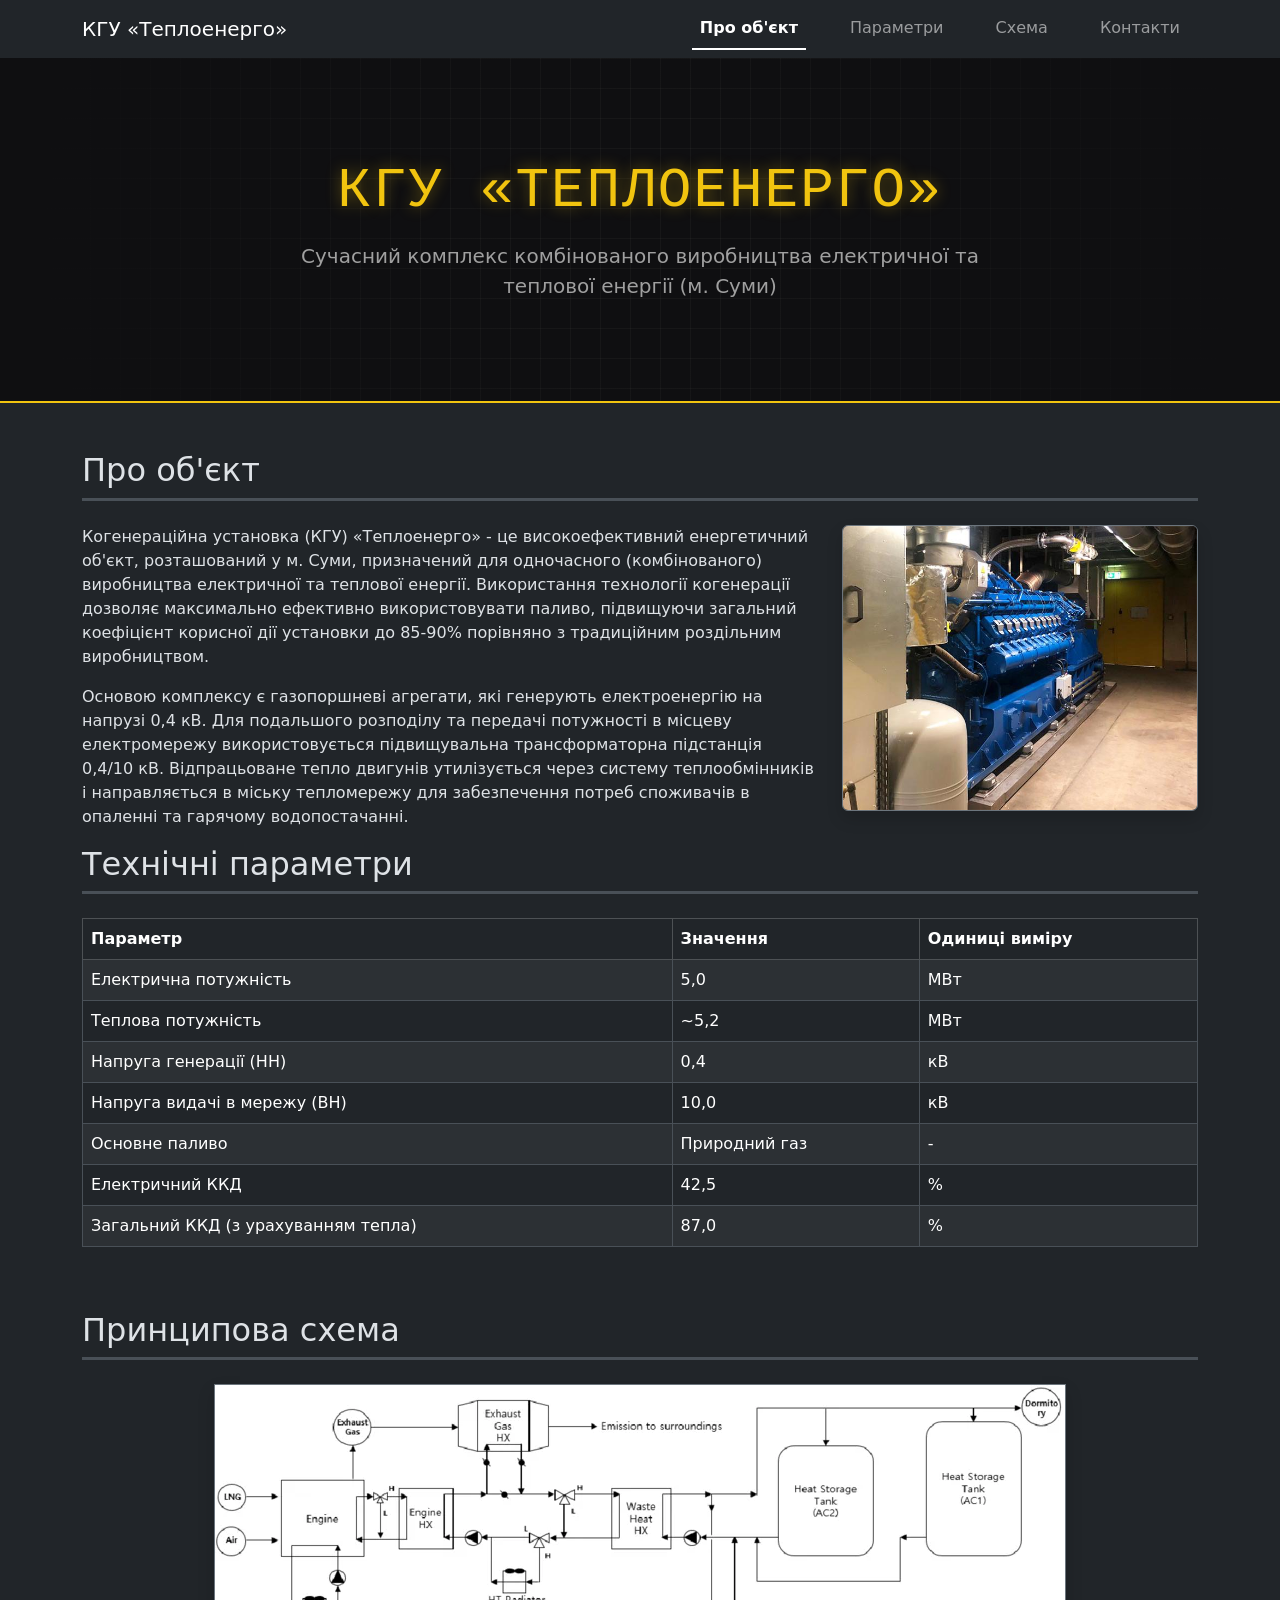
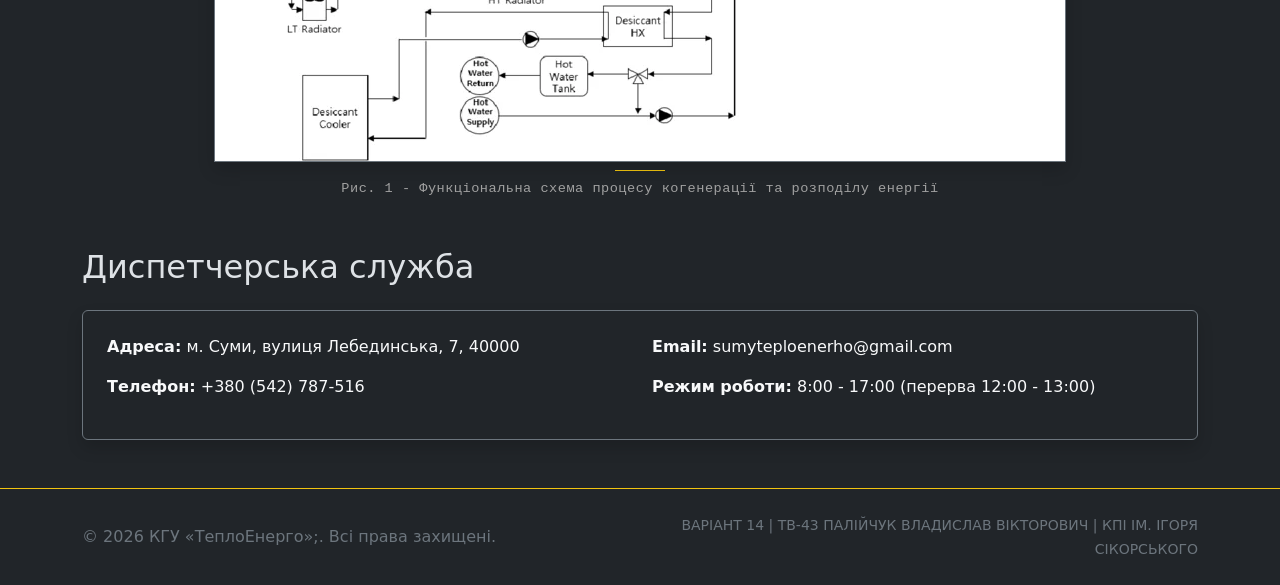
<file: pr1/index.html>
<!DOCTYPE html> 
<html lang="uk" data-bs-theme="dark">
    <head>
				<meta charset="UTF-8">
        <meta name="viewport" content="width=device-width, initial-scale=1.0">
        <meta name="description" content="Сайт КГУ ТеплоЕнерго">
        <meta name="keywords" content="енергетика, підстанція, електростанція">
        <title>КГУ "Теплоенерго"</title>
        <!-- Bootstrap CSS --> 
        <link href="https://cdn.jsdelivr.net/npm/bootstrap@5.3.0/dist/css/bootstrap.min.css" rel="stylesheet">
        <!-- Nerd Fonts --> 
        <link rel="stylesheet" href="https://www.nerdfonts.com/assets/css/webfont.css">
        <link rel="stylesheet" href="css/styles.css">
        <link rel="icon" type="image/x-icon" href="images/favicon.ico">
    </head>
    <body>
        <!-- Контент --> 
        <nav class="navbar navbar-expand-lg bg-dark" data-bs-theme="dark">
            <div class="container">
                <a class="navbar-brand" href="#">
                <span class="navbar-icon"><i class="nf nf-md-power_plug"></i></span> КГУ <q>Теплоенерго</q>
                </a> 
                <button class="navbar-toggler" type="button" data-bs-toggle="collapse" data-bs-target="#navbarNav">
                <span class="navbar-toggler-icon"></span>
                </button>
                <div class="collapse navbar-collapse" id="navbarNav">
                    <ul class="navbar-nav ms-auto nav-underline">
                        <li class="nav-item">
                            <a class="nav-link active" href="#about">Про об'єкт</a>
                        </li>
                        <li class="nav-item">
                            <a class="nav-link" href="#params">Параметри</a>
                        </li>
                        <li class="nav-item">
                            <a class="nav-link" href="#scheme">Схема</a>
                        </li>
                        <li class="nav-item">
                            <a class="nav-link" href="#contacts">Контакти</a>
                        </li>
                    </ul>
                </div>
            </div>
        </nav>

        <header class="hero-section text-center">
            <div class="container position-relative">
                <h1 class="display-4 mb-3"> 
                    КГУ <q>Теплоенерго</q>
                </h1>
                <p class="lead"> 
                    Сучасний комплекс комбінованого виробництва електричної та теплової енергії (м. Суми)
                </p>
            </div>
        </header>
        <main class="container my-5">

            <!-- Розділ "Про об'єкт" -->
            <section id="about" class="mb-5">
            <h2 class="mb-4 border-bottom border-3 pb-2">Про об'єкт</h2>
            <div class="row">
                <div class="col-lg-8">
                    <p>Когенераційна установка (КГУ) <q>Теплоенерго</q> - це високоефективний енергетичний об'єкт, розташований у м. Суми, призначений для одночасного (комбінованого) виробництва електричної та теплової енергії. Використання технології когенерації дозволяє максимально ефективно використовувати паливо, підвищуючи загальний коефіцієнт корисної дії установки до 85-90% порівняно з традиційним роздільним виробництвом.</p>
                    <p>Основою комплексу є газопоршневі агрегати, які генерують електроенергію на напрузі 0,4 кВ. Для подальшого розподілу та передачі потужності в місцеву електромережу використовується підвищувальна трансформаторна підстанція 0,4/10 кВ. Відпрацьоване тепло двигунів утилізується через систему теплообмінників і направляється в міську тепломережу для забезпечення потреб споживачів в опаленні та гарячому водопостачанні.</p>
                </div>
                <div class="col-lg-4 mt-4 mt-lg-0">
                    <img src="images/engine.jpg" class="img-fluid border border-secondary rounded shadow" alt="Газопоршневий генератор КГУ в машинному залі">
                </div>
            </div>

            <section id="params" class="mb-5">
                <h2 class="mb-4 border-bottom border-3 pb-2">Технічні параметри</h2>
                <div class="table-responsive">
                    <table class="table table-striped table-hover table-bordered">
                        <thead class="table-dark">
                            <tr>
                                <th>Параметр</th>
                                <th>Значення</th>
                                <th>Одиниці виміру</th>
                            </tr>
                        </thead>
                        <tbody>
                            <tr>
                                <td>Електрична потужність</td>
                                <td>5,0</td>
                                <td>МВт</td>
                            </tr>
                            <tr>
                                <td>Теплова потужність</td>
                                <td>~5,2</td>
                                <td>МВт</td>
                            </tr>
                            <tr>
                                <td>Напруга генерації (НН)</td>
                                <td>0,4</td>
                                <td>кВ</td>
                            </tr>
                            <tr>
                                <td>Напруга видачі в мережу (ВН)</td>
                                <td>10,0</td>
                                <td>кВ</td>
                            </tr>
                            <tr>
                                <td>Основне паливо</td>
                                <td>Природний газ</td>
                                <td>-</td>
                            </tr>
                            <tr>
                                <td>Електричний ККД</td>
                                <td>42,5</td>
                                <td>%</td>
                            </tr>
                            <tr>
                                <td>Загальний ККД (з урахуванням тепла)</td>
                                <td>87,0</td>
                                <td>%</td>
                            </tr>
                        </tbody>
                    </table>
                </div>
            </section>

            <section id="scheme" class="mb-5">
                <h2 class="mb-4 border-bottom border-3 pb-2">Принципова схема</h2>
                <div class="text-center">
                    <img src="images/scheme.webp"
                        alt="Принципова схема газопоршневого генератора КГУ"
                        class="img-fluid shadow border border-secondary">
                    <figcaption class="figure-caption text-secondary mt-2">
                        <i class="nf nf-md-information_outline"></i>
                        Рис. 1 - Функціональна схема процесу когенерації та розподілу енергії
                    </figcaption>
                </div>
            </section>

            <section id="contacts" class="mb-5">
                <h2 class="mb-4">Диспетчерська служба</h2>
                <div class="card bg-dark border-secondary text-light shadow">
                    <div class="card-body p-4">
                        <div class="row">
                            <div class="col-md-6 mb-3 mb-md-0">
                                <p><i class="nf nf-md-map_marker text-warning"></i> <strong>Адреса:</strong> м. Суми, вулиця Лебединська, 7, 40000</p>
                                <p><i class="nf nf-md-phone text-warning"></i> <strong>Телефон:</strong> +380 (542) 787-516</p>
                            </div>
                            <div class="col-md-6">
                                <p><i class="nf nf-md-email text-warning"></i> <strong>Email:</strong> <a href="mailto:sumyteploenerho@gmail.com" class="text-light text-decoration-none">sumyteploenerho@gmail.com</a></p>
                                <p><i class="nf nf-md-clock text-warning"></i> <strong>Режим роботи:</strong> 8:00 - 17:00 (перерва 12:00 - 13:00)</p>
                            </div>
                        </div>
                    </div>
                </div>
            </section>
        </main>

        <footer class="bg-dark text-secondary py-4 border-top" style="border-color: #f1c40f !important;">
            <div class="container">
                <div class="row align-items-center">
                    <div class="col-md-6 text-center text-md-start">
                        <p class="mb-0">&copy; 2026 КГУ <q>ТеплоЕнерго</q>;. Всі права захищені.</p>
                    </div>
                    <div class="col-md-6 text-center text-md-end mt-2 mt-md-0">
                        <small class="text-uppercase tracking-wider">
                        <i class="nf nf-md-file_code_outline"></i> Варіант 14 | ТВ-43 Палійчук Владислав Вікторович | КПІ ім. Ігоря Сікорського
                        </small>
                    </div>
                </div>
            </div>
        </footer>

        <!-- Bootstrap JS -->
        <script src="https://cdn.jsdelivr.net/npm/bootstrap@5.3.0/dist/js/bootstrap.bundle.min.js"></script> 
    </body>
</html>
</file>
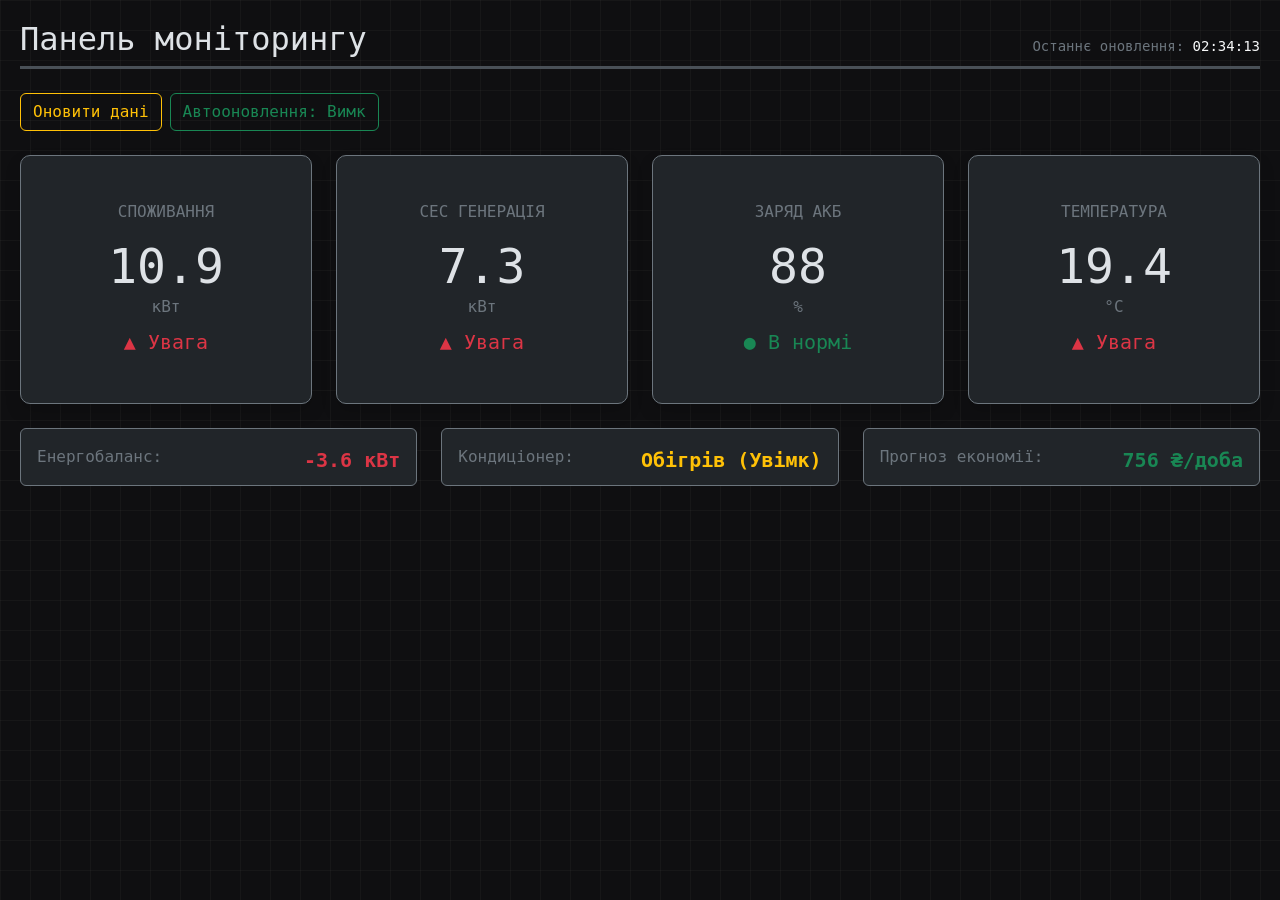
<file: pr2/index.html>
<!DOCTYPE html> 
<html lang="uk" data-bs-theme="dark">
    <head>
				<meta charset="UTF-8">
        <meta name="viewport" content="width=device-width, initial-scale=1.0">
        <meta name="description" content="Моніторинг розумного будинку">
        <meta name="keywords" content="розумний будинок, сонячна енергія, iot">
        <title>Моніторинг будинку</title>
        <!-- Bootstrap CSS -->
        <link href="https://cdn.jsdelivr.net/npm/bootstrap@5.3.0/dist/css/bootstrap.min.css" rel="stylesheet">
        <!-- Nerd Fonts -->
        <link rel="stylesheet" href="https://www.nerdfonts.com/assets/css/webfont.css">
        <link rel="stylesheet" href="css/styles.css">
        <link rel="icon" type="image/x-icon" href="images/favicon.ico">
    </head>
		<script src="js/app.js"></script>
    <body>
        <!-- Контент -->
				<section id="dashboard" class="mb-5">
					<div class="d-flex justify-content-between align-items-end border-bottom border-3 pb-2 mb-4">
						<h2 class="mb-0">Панель моніторингу</h2>
						<div class="text-end">
							<small class="text-secondary">Останнє оновлення: <span id="last-update" class="text-light">--:--:--</span></small>
						</div>
					</div>

					<div class="mb-4 d-flex gap-2">
						<button id="btn-update" class="btn btn-outline-warning"><i class="nf nf-md-refresh"></i> Оновити дані</button>
						<button id="btn-auto" class="btn btn-outline-success"><i class="nf nf-md-history"></i> Автооновлення: <span id="auto-status">Вимк</span></button>
					</div>

				<div class="row g-4 mb-4" data-bs-theme="dark">
					<div class="col-md-3">
						<div class="card bg-dark border-secondary text-center h-100 shadow">
							<div class="card-body">
								<h6 class="text-secondary text-uppercase mb-3">Споживання</h6>
								<h2 class="display-5 mb-0" id="val-consumption">0.0</h2>
								<span class="text-secondary">кВт</span>
								<div id="status-consumption" class="mt-2 fs-5">⚫</div>
							</div>
						</div>
					</div>
					<div class="col-md-3">
						<div class="card bg-dark border-secondary text-center h-100 shadow">
							<div class="card-body">
								<h6 class="text-secondary text-uppercase mb-3">СЕС Генерація</h6>
								<h2 class="display-5 mb-0" id="val-generation">0.0</h2>
								<span class="text-secondary">кВт</span>
								<div id="status-generation" class="mt-2 fs-5">⚫</div>
							</div>
						</div>
					</div>
					<div class="col-md-3">
						<div class="card bg-dark border-secondary text-center h-100 shadow">
							<div class="card-body">
								<h6 class="text-secondary text-uppercase mb-3">Заряд АКБ</h6>
								<h2 class="display-5 mb-0" id="val-battery">0</h2>
								<span class="text-secondary">%</span>
								<div id="status-battery" class="mt-2 fs-5">⚫</div>
							</div>
						</div>
					</div>
					<div class="col-md-3">
						<div class="card bg-dark border-secondary text-center h-100 shadow">
							<div class="card-body">
								<h6 class="text-secondary text-uppercase mb-3">Температура</h6>
								<h2 class="display-5 mb-0" id="val-temperature">0.0</h2>
								<span class="text-secondary">°C</span>
								<div id="status-temperature" class="mt-2 fs-5">⚫</div>
							</div>
						</div>
					</div>
				</div>

				<div class="row g-4">
					<div class="col-md-4">
						<div class="p-3 bg-dark border border-secondary rounded">
							<span class="text-secondary"><i class="nf nf-md-scale_balance"></i> Енергобаланс:</span>
							<strong class="float-end fs-5" id="val-balance">0.0 кВт</strong>
						</div>
					</div>
					<div class="col-md-4">
						<div class="p-3 bg-dark border border-secondary rounded">
							<span class="text-secondary"><i class="nf nf-md-air_conditioner"></i> Кондиціонер:</span>
							<strong class="float-end fs-5" id="val-ac">Вимкнено</strong>
						</div>
					</div>
					<div class="col-md-4">
						<div class="p-3 bg-dark border border-secondary rounded">
							<span class="text-secondary"><i class="nf nf-md-piggy_bank"></i> Прогноз економії:</span>
							<strong class="float-end fs-5 text-success" id="val-savings">0 ₴/доба</strong>
						</div>
					</div>
				</div>
        <!-- Bootstrap JS -->
        <script src="https://cdn.jsdelivr.net/npm/bootstrap@5.3.0/dist/js/bootstrap.bundle.min.js"></script>
    </body>
</html>
</file>
<file: pr1/css/styles.css>
html {
    scroll-behavior: smooth;
}

q {
    quotes: "\00AB" "\00BB";
}

.hero-section {
    background-color: #0f0f11;
    background-image:
        linear-gradient(rgba(255, 255, 255, 0.03) 1px, transparent 1px),
        linear-gradient(90deg, rgba(255, 255, 255, 0.03) 1px, transparent 1px);
    background-size: 30px 30px;
    padding: 100px 0;
    position: relative;
    border-bottom: 2px solid #f1c40f;
}

.hero-section::before {
    content: "";
    position: absolute;
    top: 0; left: 0; right: 0; bottom: 0;
    background: radial-gradient(circle, transparent 20%, #0f0f11 90%);
    pointer-events: none;
}

.hero-section h1 {
    color: #f1c40f;
    font-family: 'JetBrains Mono', 'Consolas', monospace;
    text-transform: uppercase;
    letter-spacing: 2px;
    text-shadow: 0 0 15px rgba(241, 196, 15, 0.4);
}

.hero-section .lead {
    color: #a0a0a0;
    max-width: 700px;
    margin: 0 auto;
}

img {
    transition: transform 0.3s ease; 
}
 
img:hover {
    transform: scale(1.05);
}

.figure-caption {
    font-family: 'JetBrains Mono', monospace;
    font-size: 0.85rem;
    letter-spacing: 0.5px;
    color: #a0a0a0 !important;
}

.figure-caption::before {
    content: "";
    display: block;
    width: 50px;
    height: 1px;
    background: #f1c40f;
    margin: 8px auto;
}

.nav-link {
    transition: color 0.3s ease; 
    margin: 0 10px; 
}
 
.nav-link:hover {
    color: #ffd700 !important;
}
</file>
<file: pr2/css/styles.css>
body {
	font-family: monospace;
	padding: 20px;
	background-color: #0f0f11;
	background-image:
		linear-gradient(rgba(255, 255, 255, 0.03) 1px, transparent 1px),
		linear-gradient(90deg, rgba(255, 255, 255, 0.03) 1px, transparent 1px);
	background-size: 30px 30px;
	position: relative;
}

.card {
	background: white;
	padding: 30px;
	border-radius: 10px;
	box-shadow: 0 4px 6px rgba(0,0,0,0.1);
	text-align: center;
	transition: transform 0.3s;
}

.card:hover { transform: translateY(-5px) }
</file>
